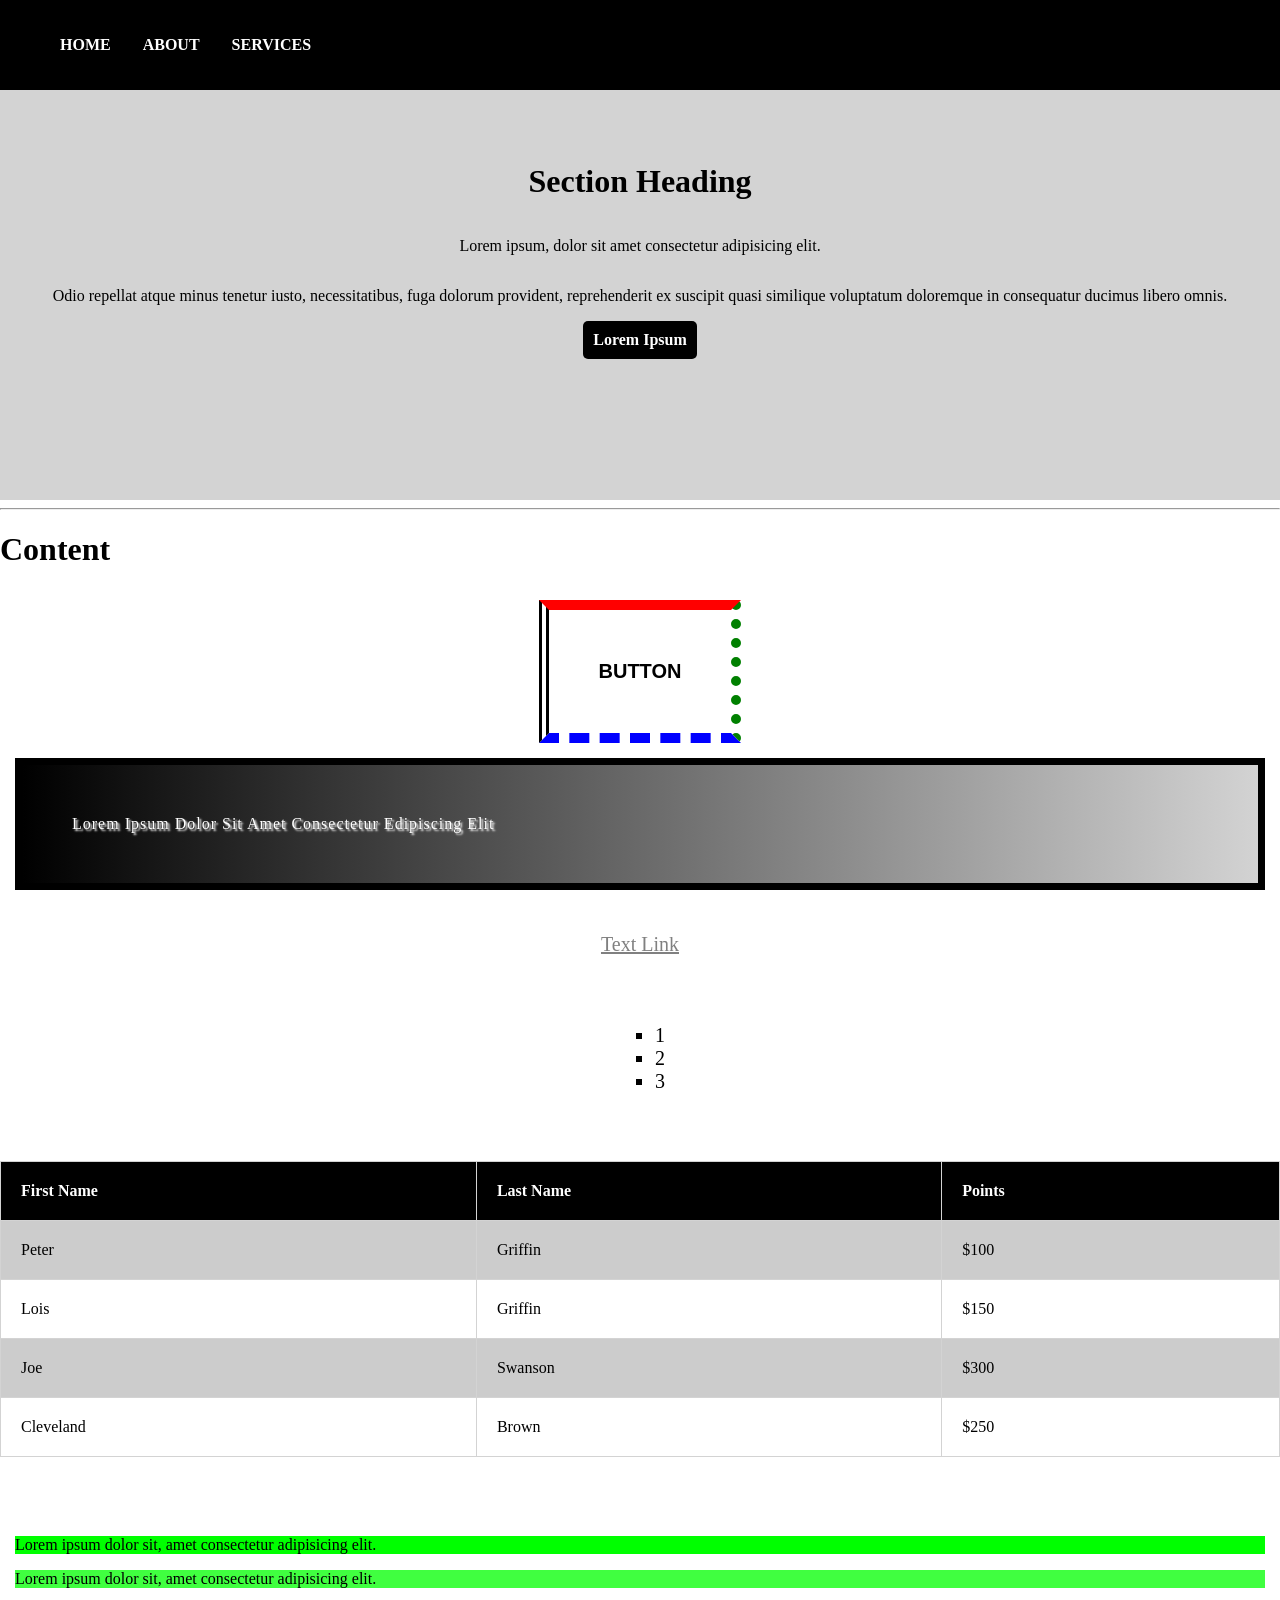
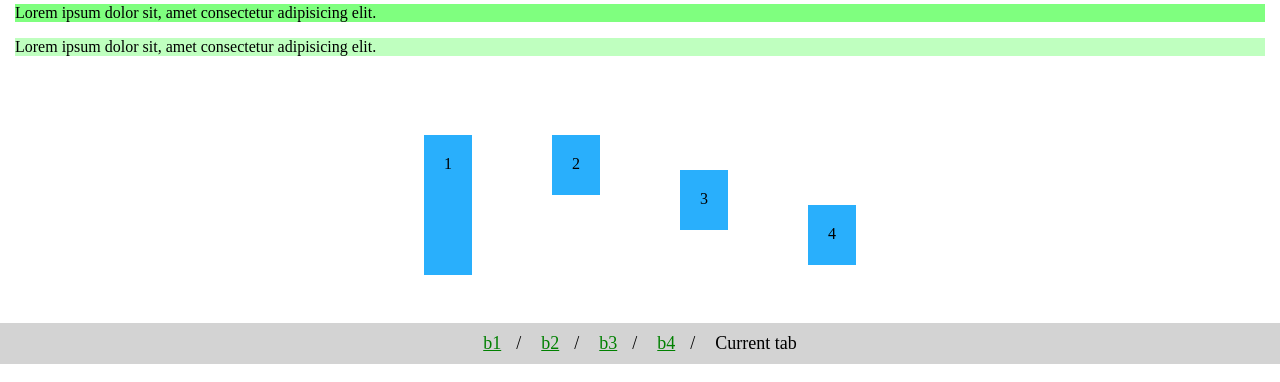
<file: CSS Exam/index.html>
<!DOCTYPE html>
<html lang="en">
<head>
    <meta charset="UTF-8">
    <meta name="viewport" content="width=device-width, initial-scale=1.0">
    <title>Document</title>
    <link rel="stylesheet" href="static/src/css/style.css">
</head>
<body>
    <header>
        <nav class="header_nav">
            <ul>
                <li><a href="#">HOME</a></li>
                <li><a href="#">ABOUT</a></li>
                <li><a href="#">SERVICES</a></li>
            </ul>
        </nav>
    </header>
    <div class="banner">
        <h1>Section Heading</h1>
        <p>Lorem ipsum, dolor sit amet consectetur adipisicing elit.</p>
        <p>Odio repellat atque minus tenetur iusto, necessitatibus, fuga dolorum provident, reprehenderit ex suscipit quasi similique voluptatum doloremque in consequatur ducimus libero omnis.</p>
        <a href="#" class="btn_banner">Lorem Ipsum</a>
    </div>
<hr>
    <div class="content">
        <h1>Content</h1>
    </div>
    <div class="border_btn">
        <button class="btn">BUTTON</button>
    </div>

    <div class="custom_box">
        Lorem Ipsum Dolor Sit Amet Consectetur Edipiscing Elit
    </div>

    <div class="text_btn">
        <a href="#" class="text_btn_btn">Text Link</a>
    </div>

    <div class="list_content">
        <ul class="custom_list">
            <li>1</li>
            <li>2</li>
            <li>3</li>
        </ul>
    </div>

    <table>
        <thead>
            <tr>
                <th>First Name</th>
                <th>Last Name</th>
                <th>Points</th>
            </tr>
        </thead>
        <tbody>
            <tr>
                <td>Peter</td>
                <td>Griffin</td>
                <td>$100</td>
            </tr>
            <tr>
                <td>Lois</td>
                <td>Griffin</td>
                <td>$150</td>
            </tr>
            <tr>
                <td>Joe</td>
                <td>Swanson</td>
                <td>$300</td>
            </tr>
            <tr>
                <td>Cleveland</td>
                <td>Brown</td>
                <td>$250</td>
            </tr>
        </tbody>
    </table>

    <div class="padding">
        <p id="padding_p" class="p1">Lorem ipsum dolor sit, amet consectetur adipisicing elit.</p>
        <p id="padding_p" class="p2">Lorem ipsum dolor sit, amet consectetur adipisicing elit.</p>
        <p id="padding_p" class="p3">Lorem ipsum dolor sit, amet consectetur adipisicing elit.</p>
        <p id="padding_p" class="p4">Lorem ipsum dolor sit, amet consectetur adipisicing elit.</p>
    </div>

    <div class="flexbox">
        <div class="box flex_box1">1</div>
        <div class="box flex_box2">2</div>
        <div class="box flex_box3">3</div>
        <div class="box flex_box4">4</div>
    </div>

    <div>
        <ul class="breadcrumb">
            <li><a href="">b1</a></li>
            <li><a href="">b2</a></li>
            <li><a href="">b3</a></li>
            <li><a href="">b4</a></li>
            <span>Current tab</span>
        </ul>
    </div>

</body>
</html>
</file>
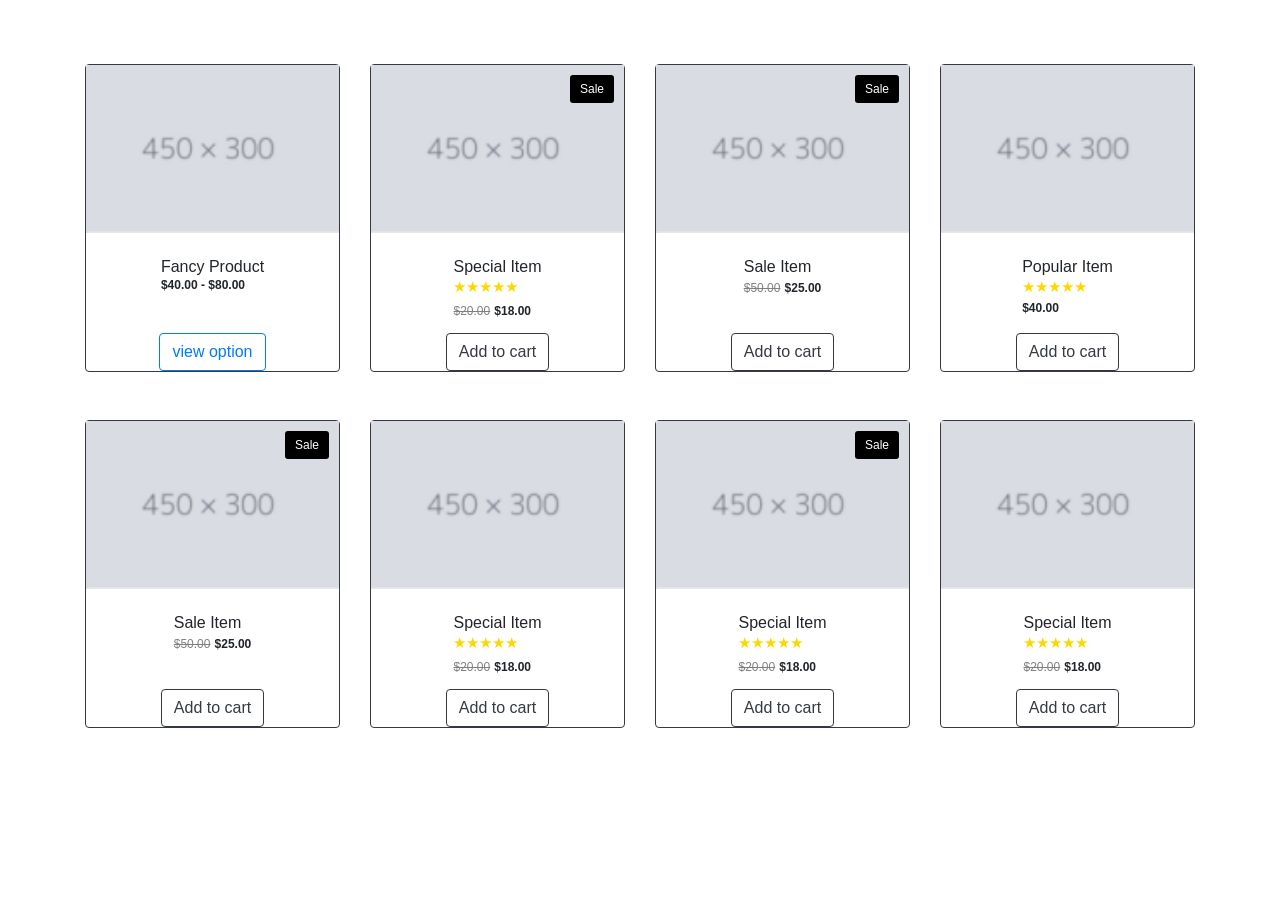
<file: Exercise3 bootstrap/index.html>
<!doctype html>
<html lang="en">
  <head>
    <meta charset="utf-8">
    <meta name="viewport" content="width=device-width, initial-scale=1, shrink-to-fit=no">

    <link rel="stylesheet" href="https://cdn.jsdelivr.net/npm/bootstrap@4.6.2/dist/css/bootstrap.min.css" integrity="sha384-xOolHFLEh07PJGoPkLv1IbcEPTNtaed2xpHsD9ESMhqIYd0nLMwNLD69Npy4HI+N" crossorigin="anonymous">
    <link rel="stylesheet" href="static/src/css/style.css">

    <title>Hello, world!</title>
  </head>
  <body>

<!-- main container -->
<div class="container">

<!-- first row -->
    <div class="row mt-5">
      <div class="col-sm-12 col-md-6 col-lg-3 my-3">
        <div class="card border border-dark rounded">
          <img src="static/src/image/img.png" alt="Product Image" style="width: 100%;">
          <div class="margin mx-auto d-block">
            <h6>Fancy Product</h6>
            <p class="price">$40.00 - $80.00</p>
          </div>
          <button class="btn btn-outline-primary mx-auto d-block">view option</button>
        </div>
      </div>
      <div class="col-sm-12 col-md-6 col-lg-3 my-3">
        <div class="card border border-dark rounded">
          <span class="sale-badge">Sale</span>
          <img src="static/src/image/img.png" alt="Product Image" style="width: 100%;">
          <div class="margin_star mx-auto d-block">
            <h6>Special Item</h6>
            <p class="stars">★★★★★</p>
            <p><span class="old-price">$20.00</span> <span class="price">$18.00</span></p>
          </div>
          <button class="btn btn-outline-dark mx-auto d-block">Add to cart</button>
        </div>
      </div>
      <div class="col-sm-12 col-md-6 col-lg-3 my-3">
        <div class="card border border-dark rounded">
          <span class="sale-badge">Sale</span>
          <img src="static/src/image/img.png" alt="Product Image" style="width: 100%;">
          <div class="margin mx-auto d-block">
            <h6>Sale Item</h6>
            <p><span class="old-price">$50.00</span> <span class="price">$25.00</span></p>
          </div>
          <button class="btn btn-outline-dark mx-auto d-block">Add to cart</button>
        </div>
      </div>
      <div class="col-sm-12 col-md-6 col-lg-3 my-3">
        <div class="card border border-dark rounded">
          <img src="static/src/image/img.png" alt="Product Image" style="width: 100%;">
          <div class="margin_star mx-auto d-block">
            <h6>Popular Item</h6>
            <p class="stars">★★★★★</p>
            <p class="price">$40.00</p>
          </div>
          <button class="btn btn-outline-dark mx-auto d-block">Add to cart</button>
        </div>
      </div>
    </div>

<!-- second row -->
    <div class="row mt-3">
      <div class="col-sm-12 col-md-6 col-lg-3 my-3">
        <div class="card border border-dark rounded">
          <span class="sale-badge">Sale</span>
          <img src="static/src/image/img.png" alt="Product Image" style="width: 100%;">
          <div class="margin mx-auto d-block">
            <h6>Sale Item</h6>
            <p><span class="old-price">$50.00</span> <span class="price">$25.00</span></p>
          </div>  
          <button class="btn btn-outline-dark mx-auto d-block">Add to cart</button>
        </div>
      </div>
      <div class="col-sm-12 col-md-6 col-lg-3 my-3">
        <div class="card border border-dark rounded">
          <img src="static/src/image/img.png" alt="Product Image" style="width: 100%;">
          <div class="margin_star mx-auto d-block">
            <h6>Special Item</h6>
            <p class="stars">★★★★★</p>
            <p><span class="old-price">$20.00</span> <span class="price">$18.00</span></p>
          </div>
          <button class="btn btn-outline-dark mx-auto d-block">Add to cart</button>
        </div>
      </div>
      <div class="col-sm-12 col-md-6 col-lg-3 my-3">
        <div class="card border border-dark rounded">
          <span class="sale-badge">Sale</span>
          <img src="static/src/image/img.png" alt="Product Image" style="width: 100%;">
          <div class="margin_star mx-auto d-block">
            <h6>Special Item</h6>
            <p class="stars">★★★★★</p>
            <p><span class="old-price">$20.00</span> <span class="price">$18.00</span></p>
          </div>
          <button class="btn btn-outline-dark mx-auto d-block">Add to cart</button>
        </div>
      </div>
      <div class="col-sm-12 col-md-6 col-lg-3 my-3">
        <div class="card border border-dark rounded">
          <img src="static/src/image/img.png" alt="Product Image" style="width: 100%;">
          <div class="margin_star mx-auto d-block">
            <h6>Special Item</h6>
            <p class="stars">★★★★★</p>
            <p><span class="old-price">$20.00</span> <span class="price">$18.00</span></p>
          </div>
          <button class="btn btn-outline-dark mx-auto d-block">Add to cart</button>
        </div>
      </div>
    </div>
</div>


    <script src="https://cdn.jsdelivr.net/npm/jquery@3.5.1/dist/jquery.slim.min.js" integrity="sha384-DfXdz2htPH0lsSSs5nCTpuj/zy4C+OGpamoFVy38MVBnE+IbbVYUew+OrCXaRkfj" crossorigin="anonymous"></script>
    <script src="https://cdn.jsdelivr.net/npm/bootstrap@4.6.2/dist/js/bootstrap.bundle.min.js" integrity="sha384-Fy6S3B9q64WdZWQUiU+q4/2Lc9npb8tCaSX9FK7E8HnRr0Jz8D6OP9dO5Vg3Q9ct" crossorigin="anonymous"></script>
  </body>
</html>







<div class="row">
  <div class="col">

  </div>
  <div class="col">
    
  </div>
  <div class="col"></div>
  <div class="col"></div>
</div>
</file>
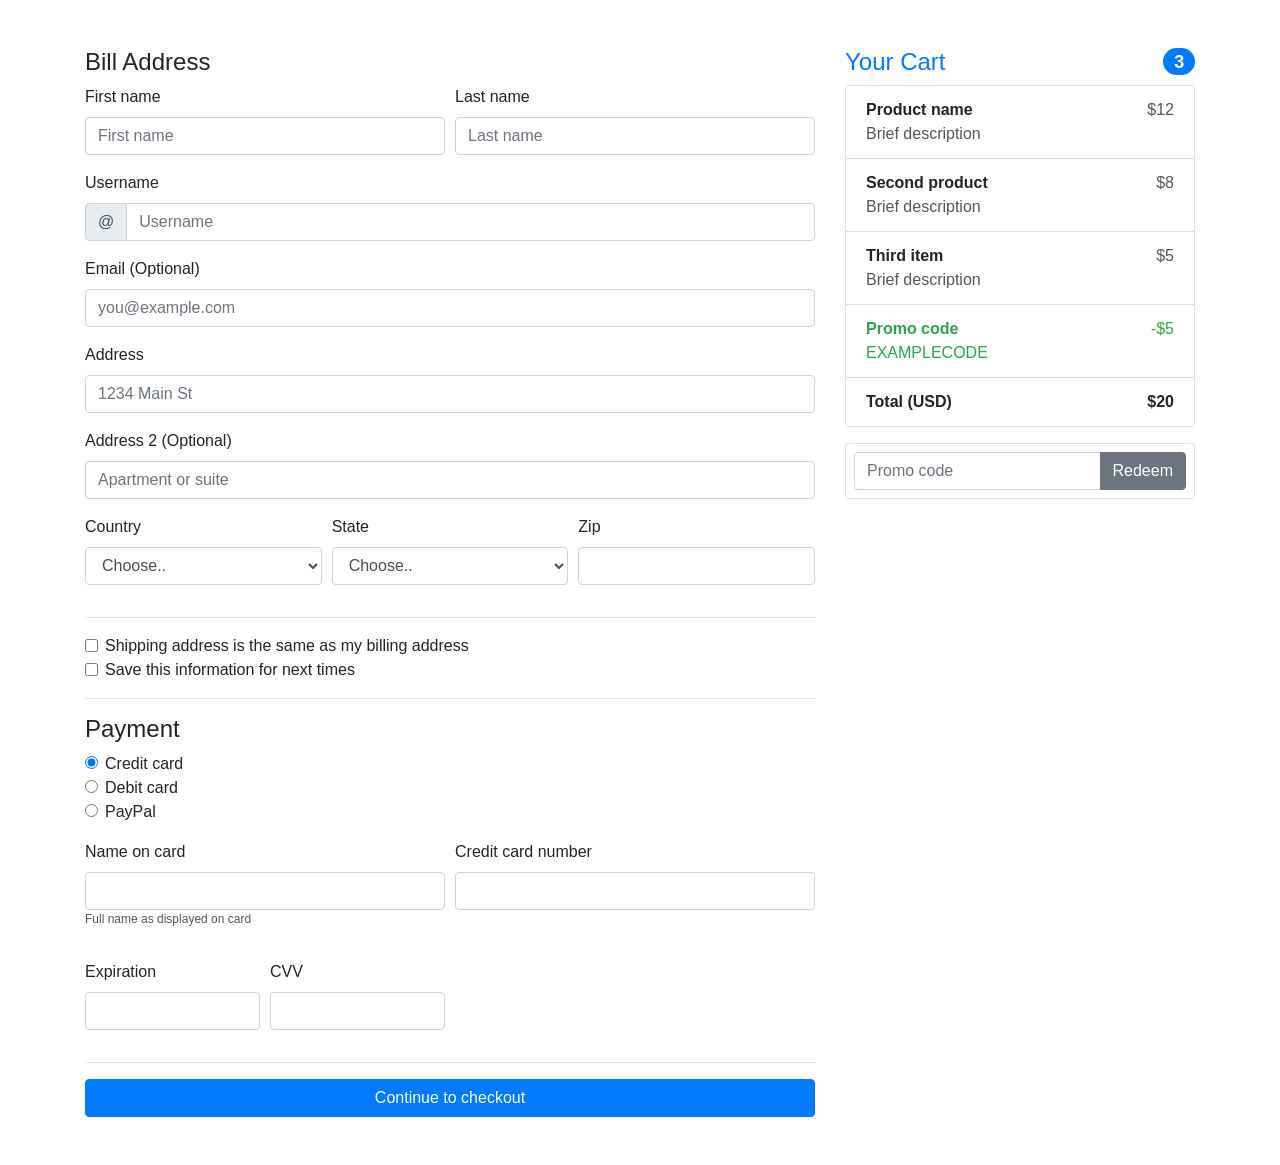
<file: Exercise3(a) bootstrap/index.html>
<!DOCTYPE html>
<html lang="en">
<head>
    <meta charset="UTF-8">
    <meta name="viewport" content="width=device-width, initial-scale=1.0">

    <link rel="stylesheet" href="https://cdn.jsdelivr.net/npm/bootstrap@4.6.2/dist/css/bootstrap.min.css" integrity="sha384-xOolHFLEh07PJGoPkLv1IbcEPTNtaed2xpHsD9ESMhqIYd0nLMwNLD69Npy4HI+N" crossorigin="anonymous">
    <link rel="stylesheet" href="static/src/css/style.css">
    <title>Billing Form</title>
</head>
<body>
    <div class="container mt-5">
        <div class="row">
            <div class="col-sm-8">
                <h4>Bill Address</h4>
                <form>
                    <div class="form-row">
                        <div class="form-group col-md-6">
                            <label for="fname">First name</label>
                            <input id="fname" type="text" class="form-control" placeholder="First name">
                        </div>
                        <div class="form-group col-md-6">
                            <label for="lname">Last name</label>
                            <input id="lname" type="text" class="form-control" placeholder="Last name">
                        </div>
                    </div>

                    <div class="form-group">
                        <label>Username</label>
                        <div class="input-group">
                            <div class="input-group-prepend">
                                <span class="input-group-text">@</span>
                            </div>
                            <input id="urs" type="text" class="form-control" placeholder="Username">
                        </div>
                    </div>

                    <div class="form-group">
                        <label for="email">Email (Optional)</label>
                        <input id="email" type="email" class="form-control" placeholder="you@example.com">
                    </div>

                    <div class="form-group">
                        <label for="address">Address</label>
                        <input id="address" type="text" class="form-control" placeholder="1234 Main St">
                    </div>

                    <div class="form-group">
                        <label for="address2">Address 2 (Optional)</label>
                        <input id="address2" type="text" class="form-control" placeholder="Apartment or suite">
                    </div>

                    <div class="form-row">
                        <div class="form-group col-md-4">
                            <label for="sel1">Country</label>
                            <select class="form-control" id="sel1">
                                <option>Choose..</option>
                                <option>US</option>
                                <option>India</option>
                            </select>
                        </div>

                        <div class="form-group col-md-4">
                            <label for="sel2">State</label>
                            <select class="form-control" id="sel2">
                                <option>Choose..</option>
                                <option>Gujarat</option>
                                <option>Maharastra</option>
                            </select>
                        </div>

                        <div class="form-group col-md-4">
                            <label for="zip">Zip</label>
                            <input type="text" class="form-control" id="zip">
                        </div>
                    </div>
                    <hr>

                    <div class="form-check">
                        <input type="checkbox" class="form-check-input" id="check1">
                        <label class="form-check-label" for="check1">Shipping address is the same as my billing address</label>
                    </div>

                    <div class="form-check">
                        <input type="checkbox" class="form-check-input" id="check2">
                        <label class="form-check-label" for="check2">Save this information for next times</label>
                    </div>
                    <hr>

                    <h4>Payment</h4>
                    <div class="form-check">
                        <input type="radio" id="credit_card" name="paymentMethod" class="form-check-input" value="credit card" checked>
                        <label for="credit_card" class="form-check-label">Credit card</label>
                    </div>

                    <div class="form-check">
                        <input type="radio" id="debit_card" name="paymentMethod" class="form-check-input" value="debit card">
                        <label for="debit_card" class="form-check-label">Debit card</label>
                    </div>

                    <div class="form-check">
                        <input type="radio" id="paypal" name="paymentMethod" class="form-check-input" value="paypal">
                        <label for="paypal" class="form-check-label">PayPal</label>
                    </div>

                <div class="form-row mt-3">
                    <div class="form-group col-md-6 card1">
                        <label for="name_card">Name on card</label>
                        <input type="text" class="form-control" id="name_card">
                        <p>Full name as displayed on card</p>
                    </div>
                    <div class="form-group col-md-6">
                        <label for="number_card">Credit card number</label>
                        <input type="text" class="form-control" id="number_card">
                    </div>
                </div>

                <div class="form-row">
                    <div class="form-group col-md-3">
                        <label for="exp">Expiration</label>
                        <input type="text" class="form-control" id="exp">
                    </div>
                    <div class="form-group col-md-3">
                        <label for="cvv">CVV</label>
                        <input type="password" class="form-control" id="cvv">
                    </div>
                </div>
                <hr>

                <button class="btn btn-primary btn-block mb-5">Continue to checkout</button>
                </form>     
            </div>
            <div class="col-md-4">
                <h4 style ="color: #007bff;">Your Cart <span class="float-right badge badge-pill badge-primary">3</span></h4>
                
                <ul class="list-group mb-3">
                    <li class="list-group-item d-flex justify-content-between">
                        <span><b>Product name</b><span class="d-block" style="color: #575757;">Brief description</span></span>
                        <span style="color: #575757;">$12</span>
                    </li>
                    <li class="list-group-item d-flex justify-content-between">
                        <span><b>Second product</b><span class="d-block" style="color: #575757;">Brief description</span></span>
                        <span style="color: #575757;">$8</span>
                    </li>
                    <li class="list-group-item d-flex justify-content-between">
                        <span><b>Third item</b><span class="d-block" style="color: #575757;">Brief description</span></span>
                        <span style="color: #575757;">$5</span>
                    </li>
                    <li class="list-group-item d-flex justify-content-between text-success">
                        <span><b>Promo code</b><span class="d-block">EXAMPLECODE</span></span>
                        <span>-$5</span>
                    </li>
                    <li class="list-group-item d-flex justify-content-between">
                        <strong>Total (USD)</strong>
                        <strong>$20</strong>
                    </li>
                </ul>

                <form class="card p-2">
                    <div class="input-group">
                        <input type="text" class="form-control" placeholder="Promo code" id="promo">
                        <div class="input-group-append">
                            <button type="submit" class="btn btn-secondary">Redeem</button>
                        </div>
                    </div>
                </form>
            </div>
          </div>
        </div>
    </div>

    <script src="https://cdn.jsdelivr.net/npm/jquery@3.5.1/dist/jquery.slim.min.js" integrity="sha384-DfXdz2htPH0lsSSs5nCTpuj/zy4C+OGpamoFVy38MVBnE+IbbVYUew+OrCXaRkfj" crossorigin="anonymous"></script>
    <script src="https://cdn.jsdelivr.net/npm/bootstrap@4.6.2/dist/js/bootstrap.bundle.min.js" integrity="sha384-Fy6S3B9q64WdZWQUiU+q4/2Lc9npb8tCaSX9FK7E8HnRr0Jz8D6OP9dO5Vg3Q9ct" crossorigin="anonymous"></script>
</body>
</html>
</file>
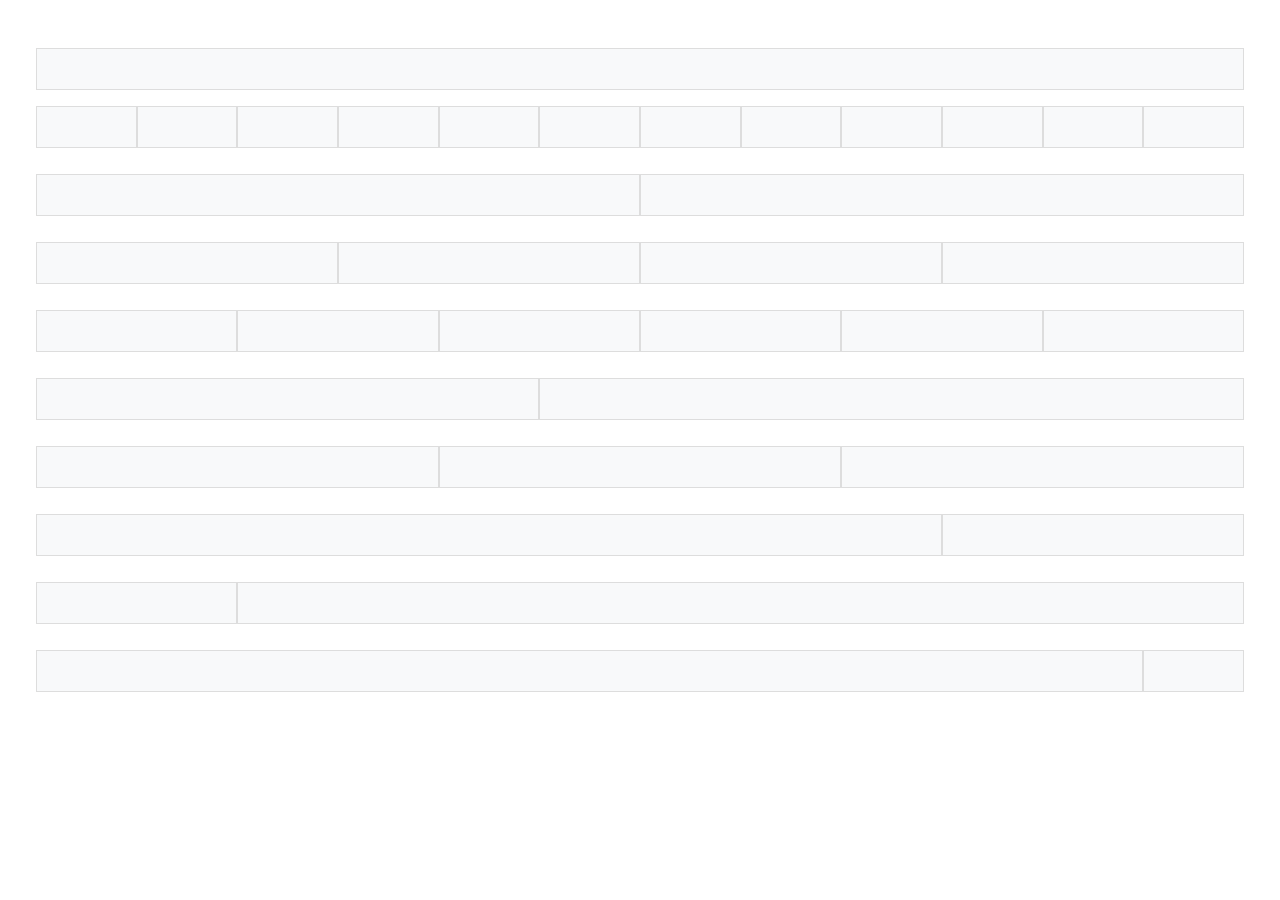
<file: Exercise4 bootstrap/index.html>
<!DOCTYPE html>
<html lang="en">
<head>
    <meta charset="UTF-8">
    <meta name="viewport" content="width=device-width, initial-scale=1.0">
    <link rel="stylesheet" href="https://cdn.jsdelivr.net/npm/bootstrap@4.6.2/dist/css/bootstrap.min.css" integrity="sha384-xOolHFLEh07PJGoPkLv1IbcEPTNtaed2xpHsD9ESMhqIYd0nLMwNLD69Npy4HI+N" crossorigin="anonymous">
    <link href="https://cdn.jsdelivr.net/npm/bootstrap@5.3.3/dist/css/bootstrap.min.css" rel="stylesheet">
    <link rel="stylesheet" href="static/src/css/style.css">
    <title>Grid System</title>
</head>
<body>
    <div class="container-fuild p-5 overflow-hidden">
        <div class="row">
            <div class="col-12 mb-3 box"></div>
        </div>
    
        <!-- Navigation Menu -->
        <div class="row mb-3">
            <div class="col-sm-12 col-md-3 col-lg-1 box"></div>
            <div class="col-sm-12 col-md-3 col-lg-1 box"></div>
            <div class="col-sm-12 col-md-3 col-lg-1 box"></div>
            <div class="col-sm-12 col-md-3 col-lg-1 box"></div>
            <div class="col-sm-12 col-md-3 col-lg-1 box"></div>
            <div class="col-sm-12 col-md-3 col-lg-1 box"></div>
            <div class="col-sm-12 col-md-3 col-lg-1 box"></div>
            <div class="col-sm-12 col-md-3 col-lg-1 box"></div>
            <div class="col-sm-12 col-md-3 col-lg-1 box"></div>
            <div class="col-sm-12 col-md-3 col-lg-1 box"></div>
            <div class="col-sm-12 col-md-3 col-lg-1 box"></div>
            <div class="col-sm-12 col-md-3 col-lg-1 box"></div>
        </div>
        <div class="row mb-3">
        <div class="col-sm-12 col-md-6 col-lg-6 box"></div>
        <div class="col-sm-12 col-md-6 col-lg-6 box"></div>
        </div>

        <div class="row mb-3">
        <div class="col-sm-12 col-md-6 col-lg-3 box"></div>
        <div class="col-sm-12 col-md-6 col-lg-3 box"></div>
        <div class="col-sm-12 col-md-6 col-lg-3 box"></div>
        <div class="col-sm-12 col-md-6 col-lg-3 box"></div>
        </div>


        <div class="row mb-3">
        <div class="col-sm-12 col-md-4 col-lg-2 box"></div>
        <div class="col-sm-12 col-md-4 col-lg-2 box"></div>
        <div class="col-sm-12 col-md-4 col-lg-2 box"></div>
        <div class="col-sm-12 col-md-4 col-lg-2 box"></div>
        <div class="col-sm-12 col-md-4 col-lg-2 box"></div>
        <div class="col-sm-12 col-md-4 col-lg-2 box"></div>
        </div>

        <div class="row mb-3">
            <div class="col-sm-12 col-md-4 col-lg-5 box"></div>
            <div class="col-sm-12 col-md-8 col-lg-7 box"></div>
        </div>

        <div class="row mb-3">
        <div class="col-md-4 col-lg-4 box"></div>
        <div class="col-md-4 col-lg-4 box"></div>
        <div class="col-md-4 col-lg-4 box"></div>
        </div>

        <div class="row mb-3">
            <div class="col-sm-12 col-md-10 col-lg-9 box"></div>
            <div class="col-sm-12 col-md-2 col-lg-3 box"></div>
        </div>

        <div class="row mb-3">
            <div class="col-sm-12 col-md-3 col-lg-2 box"></div>
            <div class="col-sm-12 col-md-9 col-lg-10 box"></div>
        </div>

        <div class="row mb-3">
            <div class="col-sm-12 col-md-10 col-lg-11 box"></div>
            <div class="col-sm-12 col-md-2 col-lg-1 box"></div>
        </div>
        </div>
    </div>

    <script src="https://cdn.jsdelivr.net/npm/bootstrap@5.3.3/dist/js/bootstrap.bundle.min.js"></script>
    <script src="https://cdn.jsdelivr.net/npm/jquery@3.5.1/dist/jquery.slim.min.js" integrity="sha384-DfXdz2htPH0lsSSs5nCTpuj/zy4C+OGpamoFVy38MVBnE+IbbVYUew+OrCXaRkfj" crossorigin="anonymous"></script>
    <script src="https://cdn.jsdelivr.net/npm/bootstrap@4.6.2/dist/js/bootstrap.bundle.min.js" integrity="sha384-Fy6S3B9q64WdZWQUiU+q4/2Lc9npb8tCaSX9FK7E8HnRr0Jz8D6OP9dO5Vg3Q9ct" crossorigin="anonymous"></script>
</body>
</html>
</file>
<file: CSS Exam/static/src/css/style.css>
body{
    margin: 0;
    padding: 0;
}
.header_nav{
    position: fixed;
    top: 0;
    left: 0;
    width: 100%;
    background-color: black;
    padding: 20px;
}

.header_nav ul{
    display: flex;
    gap: 2rem;
}

.header_nav a{
    font-size: 16px;
    text-decoration: none;
    color: white; 
    font-weight: bold;
}

.header_nav a:hover{
    text-shadow: 2px 2px 3px white;
}
.banner{
    background-color: lightgray;
    color: black;
    height: 500px;
    width: 100;
    display: flex;
    flex-direction: column;
    justify-content: center;
    align-items: center;
    text-align: center;
}
.btn_banner{
    background-color: black;
    color: white;
    padding: 10px;
    border-radius: 5px;
    text-decoration: none;
    font-weight: bold;
}
.btn_banner:hover{
    box-shadow: 0px 2px 8px #3fee13;
}
.border_btn{
    display: flex;
    justify-content: center;
    margin-top: 2rem;
}
.btn{
    background-color: white;
    font-weight: bold;
    font-size: 20px;
    padding: 50px;
    border-top: 10px solid red;
    border-left: 10px double black;
    border-right: 10px dotted green;
    border-bottom: 10px dashed blue;
}

.custom_box{
    padding: 50px;
    margin: 20px;
    border: 2px solid black;
    outline: 5px solid black;
    background: linear-gradient(to right, black, lightgray);
    letter-spacing: 1px;
    text-shadow: 2px 2px 2px white;
    color: white;
}

.text_btn{
    display: flex;
    justify-content: center;
    font-size: 20px;
    margin: 3rem 0rem;
}

.text_btn_btn{
    color: gray;
}

.text_btn_btn:hover{
    color: black;
    text-decoration: none;
}

.text_btn_btn:focus{
    color: green;
}

.list_content{
    display: flex;
    justify-content: center;
}
.custom_list{
    list-style-type: square;
    font-size: 20px;
}

table{
    width: 100%;
    border-collapse: collapse;
    border: 1px solid white;
    margin: 3rem 0rem;
}
table th{
    border-collapse: collapse;
    border: 1px solid lightgray;
    padding: 20px;
    text-align: left;
    background-color: black;
    color: white;
    position: sticky;
    top: 0;
}

table td{
    border: 1px solid lightgray;
    padding: 20px;
}

tbody tr:nth-child(odd){
    background-color: #cccccc;
}

tbody tr:hover{
    background-color: #888888;
}

.padding{
    padding: 15px;
}

#padding_p{
    background-color: rgb(0,255,0);
}

#padding_p:nth-child(2){
    background-color: rgba(0,255,0, 0.75);
}
#padding_p:nth-child(3){
    background-color: rgba(0, 255, 0, 0.502);
}
#padding_p:nth-child(4){
    background-color: rgba(0,255,0, 0.25);
}

.flexbox{
    display: flex;
    flex-direction: row;
    justify-content: center;
    gap: 5rem;
    margin: 3rem 0rem;   
}

.flex_box1{
    background-color: #29affc;
    height: 100px;
    padding: 20px;
}

.flex_box2{
    background-color: #29affc;
    height: 20px;
    padding: 20px;
}

.flex_box3{
    background-color: #29affc;
    margin-top: 35px;
    height: 20px;
    padding: 20px;
}

.flex_box4{
    background-color: #29affc;
    margin-top: 70px;
    height: 20px;
    padding: 20px;
}

.breadcrumb{
    display: flex;
    gap: 20px;
    font-size: 18px;
    align-items: center;
    list-style: none;
    justify-content: center;
    padding: 10px;
    background-color: lightgray;
}

.breadcrumb li a{
    color: green;
}

.breadcrumb li::after{
    content: "/";
    margin-left: 15px;
}
</file>
<file: Exercise3 bootstrap/static/src/css/style.css>
.sale-badge {
    position: absolute;
    top: 10px;
    right: 10px;
    background: black;
    color: white;
    padding: 5px 10px;
    font-size: 12px;
    border-radius: 3px;
}
h6{
    margin-top: 1.5rem;
    margin-bottom: 0;
}
.price {
    margin-top:0;
    margin-bottom: 0;
    font-weight: bold;
    font-size: 12px;
}
.old-price {
    text-decoration: line-through;
    color: gray;
    font-size: 12px;
}
p{
    margin-top: 0;
    margin-bottom: 0;
}
.margin{
    min-height: 100px;
}

.margin_star{
    min-height: 100px;
}
.stars {
    color: gold;
    margin-top: 0;
    margin-bottom: 0;
}

.class{
    margin-top: 1rem;
}
.class1{
    margin-top: 1rem;
}

.card{
    font-size: 15px;
}

@media (min-width: 1024px) and (max-width: 1440px) {

    .margin{
        min-height: 100px;
    }
    
    .margin_star{
        min-height: 100px;
    }
}
</file>
<file: Exercise3(a) bootstrap/static/src/css/style.css>
.card1 p{
    font-size: 12px;
    color: #575757;
}
</file>
<file: Exercise4 bootstrap/static/src/css/style.css>
.box {
    background-color: #f8f9fa;
    border: 1px solid #ddd;
    padding: 20px;
    text-align: center;
    margin-bottom: 10px;
}
</file>
